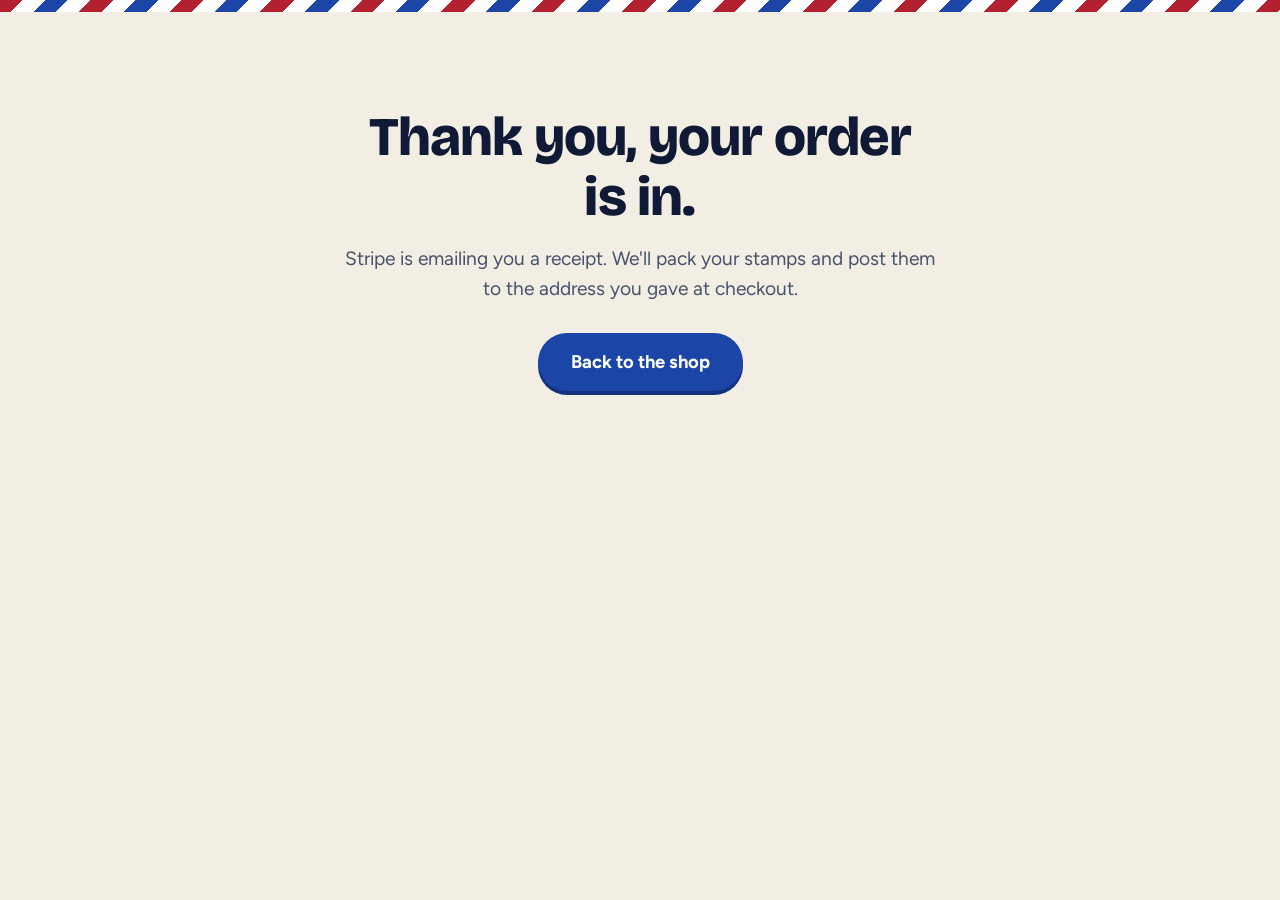
<file: success.html>
<!doctype html>
<html lang="en-GB">
<head>
  <meta charset="utf-8">
  <meta name="viewport" content="width=device-width, initial-scale=1">
  <meta name="robots" content="noindex">
  <title>Order confirmed | Stampleaf</title>
  <link rel="preconnect" href="https://fonts.googleapis.com">
  <link rel="preconnect" href="https://fonts.gstatic.com" crossorigin>
  <link href="https://fonts.googleapis.com/css2?family=Bricolage+Grotesque:opsz,wght@12..96,500;12..96,800&family=Figtree:wght@400;600&display=swap" rel="stylesheet">
  <link rel="stylesheet" href="styles.css">
</head>
<body>
  <div class="airmail" aria-hidden="true"></div>
  <main class="thanks">
    <h1>Thank you, your order is in.</h1>
    <p>Stripe is emailing you a receipt. We'll pack your stamps and post them to the address you gave at checkout.</p>
    <a class="btn btn-primary" href="/">Back to the shop</a>
  </main>
  <script>
    try { localStorage.removeItem("stampleaf-cart"); } catch (e) {}
  </script>
</body>
</html>
</file>
<file: styles.css>
:root {
  --paper: #f3eee3;
  --card: #ffffff;
  --ink: #101a36;
  --muted: #47516b;
  --line: #d9d2c0;
  --red: #b3202f;
  --blue: #1b46a8;
  --blue-deep: #12327d;
  --gold: #b78a2c;
  --radius: 12px;
  --display: "Bricolage Grotesque", "Helvetica Neue", Arial, sans-serif;
  --body: "Figtree", system-ui, -apple-system, "Segoe UI", sans-serif;
  --base: 1.2rem;
}
html[data-text="large"] { --base: 1.35rem; }
html[data-text="xlarge"] { --base: 1.55rem; }

*, *::before, *::after { box-sizing: border-box; }
html { scroll-behavior: smooth; scroll-padding-top: 130px; }
body {
  margin: 0;
  background: var(--paper);
  color: var(--ink);
  font-family: var(--body);
  font-size: var(--base);
  line-height: 1.6;
  -webkit-font-smoothing: antialiased;
}
img { display: block; max-width: 100%; }
a { color: var(--blue); text-underline-offset: 3px; }
h1, h2, h3 { font-family: var(--display); line-height: 1.1; margin: 0; letter-spacing: -0.015em; }
:focus-visible { outline: 4px solid var(--blue); outline-offset: 3px; border-radius: 6px; }
.sr-only { position: absolute; width: 1px; height: 1px; overflow: hidden; clip: rect(0 0 0 0); white-space: nowrap; }
.skip { position: absolute; left: -999px; top: 8px; background: var(--ink); color: #fff; padding: 12px 18px; border-radius: 8px; z-index: 100; }
.skip:focus { left: 8px; }

/* Top strip and airmail edging */
.topbar {
  display: flex; flex-wrap: wrap; justify-content: center; gap: 6px 36px;
  background: var(--ink); color: #f1ead8; font-size: 0.85rem; font-weight: 600; padding: 9px 16px; text-align: center;
}
.airmail {
  height: 12px;
  background: repeating-linear-gradient(135deg, var(--red) 0 16px, #fff 16px 32px, var(--blue) 32px 48px, #fff 48px 64px);
}

/* Header */
.site-header {
  position: sticky; top: 0; z-index: 20;
  display: flex; align-items: center; gap: 20px 28px; flex-wrap: wrap;
  padding: 12px clamp(18px, 4vw, 56px);
  background: rgba(243, 238, 227, 0.96);
  backdrop-filter: blur(8px);
  border-bottom: 2px solid var(--line);
}
.brand { display: flex; align-items: center; gap: 12px; text-decoration: none; color: var(--ink); font-family: var(--display); font-weight: 800; font-size: 1.9rem; letter-spacing: -0.02em; }
.main-nav { display: flex; gap: 6px; margin-left: auto; }
.main-nav a { color: var(--ink); text-decoration: none; font-weight: 600; font-size: 1.05rem; padding: 10px 16px; border-radius: 999px; }
.main-nav a:hover { background: #e6dfcd; }
.header-tools { display: flex; align-items: center; gap: 16px; flex-wrap: wrap; }

.textsize { display: inline-flex; align-items: center; gap: 4px; padding: 4px 6px 4px 14px; border: 2px solid var(--ink); border-radius: 999px; background: #fff; }
.ts-label { font-size: 0.9rem; font-weight: 700; margin-right: 6px; }
.textsize button { width: 44px; height: 44px; border: 0; border-radius: 50%; background: transparent; cursor: pointer; font-family: var(--display); font-weight: 800; color: var(--ink); display: grid; place-items: center; }
.textsize button:hover { background: #e6dfcd; }
.textsize button[aria-pressed="true"] { background: var(--ink); color: #fff; }
.a1 { font-size: 15px; } .a2 { font-size: 21px; } .a3 { font-size: 28px; }

.basket-btn {
  display: inline-flex; align-items: center; gap: 10px;
  font: 700 1.1rem var(--body); color: #fff; background: var(--blue);
  border: 0; border-radius: 999px; padding: 12px 22px; cursor: pointer; min-height: 52px;
}
.basket-btn:hover { background: var(--blue-deep); }
.basket-btn.bump { animation: bump 0.5s ease; }
@keyframes bump { 30% { transform: scale(1.12); } 60% { transform: scale(0.97); } }
.basket-count { display: inline-grid; place-items: center; min-width: 28px; height: 28px; padding: 0 7px; border-radius: 999px; background: var(--red); font-size: 0.95rem; }

/* Perforated stamp edge: the mask punches half-circles along each side */
.stamp-wrap { filter: drop-shadow(0 6px 14px rgba(16, 26, 54, 0.25)); }
.stamp {
  --r: 5px; --p: 16px;
  position: relative; padding: 16px; background: #fff;
  -webkit-mask:
    linear-gradient(#000 0 0) center / calc(100% - 2 * var(--r)) calc(100% - 2 * var(--r)) no-repeat,
    radial-gradient(circle at 50% 0, #0000 calc(var(--r) - 0.5px), #000 var(--r)) top / var(--p) var(--r) repeat-x,
    radial-gradient(circle at 50% 100%, #0000 calc(var(--r) - 0.5px), #000 var(--r)) bottom / var(--p) var(--r) repeat-x,
    radial-gradient(circle at 0 50%, #0000 calc(var(--r) - 0.5px), #000 var(--r)) left / var(--r) var(--p) repeat-y,
    radial-gradient(circle at 100% 50%, #0000 calc(var(--r) - 0.5px), #000 var(--r)) right / var(--r) var(--p) repeat-y;
  mask:
    linear-gradient(#000 0 0) center / calc(100% - 2 * var(--r)) calc(100% - 2 * var(--r)) no-repeat,
    radial-gradient(circle at 50% 0, #0000 calc(var(--r) - 0.5px), #000 var(--r)) top / var(--p) var(--r) repeat-x,
    radial-gradient(circle at 50% 100%, #0000 calc(var(--r) - 0.5px), #000 var(--r)) bottom / var(--p) var(--r) repeat-x,
    radial-gradient(circle at 0 50%, #0000 calc(var(--r) - 0.5px), #000 var(--r)) left / var(--r) var(--p) repeat-y,
    radial-gradient(circle at 100% 50%, #0000 calc(var(--r) - 0.5px), #000 var(--r)) right / var(--r) var(--p) repeat-y;
}
.stamp img { width: 100%; height: 100%; object-fit: cover; background: #dfe4ec; }

/* Hero */
.hero {
  display: grid; grid-template-columns: minmax(0, 1.05fr) minmax(0, 1fr); align-items: center; gap: clamp(24px, 5vw, 72px);
  padding: clamp(36px, 5vw, 72px) clamp(18px, 4vw, 56px) clamp(40px, 6vw, 72px);
  max-width: 1280px; margin: 0 auto;
}
.hero h1 { font-size: clamp(2.3rem, 4.6vw, 3.9rem); font-weight: 800; max-width: 16ch; }
.lede { font-size: 1.15em; color: var(--muted); max-width: 40ch; margin: 22px 0 28px; }
.hero-actions { display: flex; flex-wrap: wrap; gap: 14px; }
.hero-stage { position: relative; min-height: 460px; }
.hero-stage .stamp-wrap { position: absolute; width: 46%; transition: transform 0.35s ease; }
.hero-stage .stamp { aspect-ratio: 3 / 4; }
.hero-stage .s1 { left: 2%; top: 8%; transform: rotate(-7deg); }
.hero-stage .s2 { left: 38%; top: 0; transform: rotate(5deg); z-index: 2; }
.hero-stage .s3 { left: 22%; top: 40%; transform: rotate(-2deg); z-index: 3; }
.hero-stage:hover .s1 { transform: rotate(-11deg) translateX(-10px); }
.hero-stage:hover .s2 { transform: rotate(9deg) translateX(10px); }
.hero-stage:hover .s3 { transform: rotate(0deg) translateY(8px); }
.postmark { position: absolute; right: -2%; bottom: -3%; width: 56%; color: rgba(179, 32, 47, 0.78); z-index: 4; transform: rotate(-8deg); pointer-events: none; }

.trust { list-style: none; padding: 0; margin: 34px 0 0; display: grid; gap: 14px; }
.trust li { display: flex; align-items: center; gap: 16px; color: var(--blue); }
.trust span { color: var(--muted); font-size: 0.95em; line-height: 1.35; }
.trust strong { display: block; color: var(--ink); font-size: 1.05em; }

/* Buttons */
.btn {
  display: inline-block; text-align: center; text-decoration: none; cursor: pointer; min-height: 56px;
  font: 700 1.15rem var(--body); border-radius: 999px; padding: 15px 30px; border: 3px solid transparent;
}
.btn-primary { background: var(--blue); color: #fff; box-shadow: 0 4px 0 var(--blue-deep); }
.btn-primary:hover { background: var(--blue-deep); }
.btn-primary:active { transform: translateY(3px); box-shadow: 0 1px 0 var(--blue-deep); }
.btn-primary:disabled { background: #8d99bb; box-shadow: none; cursor: wait; }
.btn-quiet { color: var(--ink); border-color: var(--ink); background: transparent; }
.btn-quiet:hover { background: var(--ink); color: #fff; }
.btn-block { display: block; width: 100%; }

/* Perforated divider */
.perf { border: 0; height: 16px; margin: 0; background: radial-gradient(circle at 8px 8px, var(--paper) 5px, transparent 5.5px) 0 0 / 22px 16px repeat-x, var(--ink); }

/* Sections */
section { padding: clamp(44px, 6vw, 88px) clamp(18px, 4vw, 56px); }
.section-head { max-width: 1180px; margin: 0 auto 32px; }
.section-head h2 { font-size: clamp(2.1rem, 3.8vw, 3.1rem); font-weight: 800; }
.section-head h2::after { content: ""; display: block; width: 84px; height: 8px; margin-top: 14px; border-radius: 4px; background: repeating-linear-gradient(135deg, var(--red) 0 10px, #fff 10px 14px, var(--blue) 14px 24px, #fff 24px 28px); }
.section-head p { color: var(--muted); max-width: 56ch; margin: 16px 0 0; }

/* How it works */
.how { background: #fff; border-block: 2px solid var(--line); }
.steps { max-width: 1180px; margin: 0 auto; padding: 0; list-style: none; display: grid; grid-template-columns: repeat(3, minmax(0, 1fr)); gap: 24px; }
.steps li { display: flex; gap: 18px; align-items: flex-start; padding: 24px; border: 2px dashed var(--line); border-radius: var(--radius); background: var(--paper); }
.step-no { flex: none; display: grid; place-items: center; width: 54px; height: 54px; border-radius: 50%; background: var(--ink); color: #fff; font-family: var(--display); font-weight: 800; font-size: 1.6rem; }
.steps h3 { font-size: 1.35rem; margin-bottom: 6px; }
.steps p { margin: 0; color: var(--muted); }

/* Shop controls */
.controls { max-width: 1180px; margin: 0 auto 8px; display: flex; flex-wrap: wrap; gap: 16px 28px; align-items: center; justify-content: space-between; }
.chips { display: flex; flex-wrap: wrap; gap: 10px; }
.chip { font: 700 1.05rem var(--body); min-height: 52px; padding: 10px 22px; border-radius: 999px; border: 3px solid var(--ink); background: #fff; color: var(--ink); cursor: pointer; }
.chip:hover { background: #e6dfcd; }
.chip[aria-pressed="true"] { background: var(--ink); color: #fff; }
.sort { display: flex; align-items: center; gap: 12px; font-weight: 700; }
.sort select, .field select, .checker select {
  font: 600 1.1rem var(--body); min-height: 52px; padding: 10px 14px; border-radius: 10px; border: 3px solid var(--ink); background: #fff; color: var(--ink);
}
.result-count { max-width: 1180px; margin: 6px auto 28px; color: var(--muted); font-size: 0.95em; }

/* Products */
.shop { background: var(--paper); }
.product-grid { max-width: 1180px; margin: 0 auto; display: grid; grid-template-columns: repeat(2, minmax(0, 1fr)); gap: 40px; }
.product { display: flex; flex-direction: column; gap: 16px; padding: 22px; background: #fff; border: 2px solid var(--line); border-radius: 16px; box-shadow: 0 2px 0 var(--line); transition: transform 0.2s ease, box-shadow 0.2s ease; }
.product:hover { transform: translateY(-4px); box-shadow: 0 10px 24px rgba(16, 26, 54, 0.14); }
.photo-frame { position: relative; display: block; width: 100%; padding: 0; border: 0; background: none; cursor: zoom-in; text-align: left; }
.photo-frame .stamp { aspect-ratio: 4 / 4.4; }
.zoom-hint { position: absolute; right: 30px; top: 30px; display: inline-flex; gap: 6px; align-items: center; background: rgba(16, 26, 54, 0.88); color: #fff; font: 700 0.9rem var(--body); padding: 8px 12px; border-radius: 999px; }
.value-tag { position: absolute; left: 30px; bottom: 30px; font-family: var(--display); font-weight: 800; font-size: 1.7rem; line-height: 1; color: #fff; background: var(--ink); padding: 9px 14px; border-radius: 6px; }
.thumbs { display: flex; gap: 10px; margin-top: 12px; }
.thumb { width: 64px; height: 64px; padding: 0; border: 3px solid transparent; border-radius: 8px; overflow: hidden; background: none; cursor: pointer; opacity: 0.75; }
.thumb img { width: 100%; height: 100%; object-fit: cover; }
.thumb[aria-current="true"] { border-color: var(--blue); opacity: 1; }
.badge { align-self: flex-start; font: 700 0.9rem var(--body); background: #fbf0cf; color: #6a4b05; border: 2px solid var(--gold); padding: 4px 12px; border-radius: 999px; }
.product h3 { font-size: 1.6rem; font-weight: 700; }
.product .tagline { color: var(--muted); margin: 6px 0 0; }
.product .desc { margin: 0; }
.facts { margin: 0; padding: 0; border-top: 2px solid var(--line); }
.facts div { display: flex; justify-content: space-between; gap: 16px; padding: 10px 0; border-bottom: 2px solid var(--line); font-size: 0.95em; }
.facts dt { color: var(--muted); }
.facts dd { margin: 0; text-align: right; font-weight: 600; }
.buy-row { display: flex; align-items: center; justify-content: space-between; gap: 16px; margin-top: auto; flex-wrap: wrap; }
.price { font-family: var(--display); font-weight: 800; font-size: 2.1rem; }
.btn.added { background: #1f7a3d; box-shadow: 0 4px 0 #14562a; }

/* Postage */
.postage { background: #fff; border-block: 2px solid var(--line); }
.checker { max-width: 1180px; margin: 0 auto 28px; padding: 26px; border: 3px solid var(--ink); border-radius: 16px; background: var(--paper); display: flex; flex-wrap: wrap; align-items: center; gap: 14px 24px; }
.checker label { font-weight: 700; font-size: 1.15em; }
.checker-result { margin: 0; font-size: 1.1em; }
.checker-result strong { font-family: var(--display); font-size: 2.2rem; color: var(--red); margin-right: 8px; }
.table-wrap { max-width: 1180px; margin: 0 auto; overflow-x: auto; }
.rates { width: 100%; border-collapse: collapse; background: #fff; border: 2px solid var(--line); }
.rates th, .rates td { text-align: left; padding: 18px 22px; border-bottom: 2px solid var(--line); }
.rates thead th { font-weight: 700; background: #f6f1e5; }
.rates tbody th { font-weight: 700; }
.rates td:last-child, .rates thead th:last-child { text-align: right; font-weight: 700; }
.rates tr.home th, .rates tr.home td { background: #fbeaec; }
.rates tr.home td:last-child { color: var(--red); }
.rates tr.picked th, .rates tr.picked td { outline: 3px solid var(--blue); outline-offset: -3px; }
.fine { max-width: 1180px; margin: 14px auto 0; color: var(--muted); font-size: 0.9em; }

/* FAQ */
.faq { background: var(--paper); }
.faq-list { max-width: 880px; margin: 0 auto; }
.faq-list details { border-bottom: 2px solid var(--line); }
.faq-list summary { cursor: pointer; padding: 24px 6px; font-weight: 700; font-size: 1.2em; list-style: none; display: flex; justify-content: space-between; align-items: center; gap: 16px; min-height: 64px; }
.faq-list summary::-webkit-details-marker { display: none; }
.faq-list summary::after { content: "+"; flex: none; display: grid; place-items: center; width: 40px; height: 40px; border-radius: 50%; background: var(--ink); color: #fff; font-size: 1.6rem; line-height: 1; }
.faq-list details[open] summary::after { content: "\2212"; background: var(--red); }
.faq-list details p { margin: 0 0 24px; padding: 0 6px; color: var(--muted); max-width: 62ch; }

/* Footer */
.site-footer { background: var(--ink); color: #d4dbef; }
.foot-grid { max-width: 1180px; margin: 0 auto; padding: 44px clamp(18px, 4vw, 56px); display: grid; grid-template-columns: 1.2fr 1fr 1.2fr; gap: 32px; }
.foot-brand { font-family: var(--display); font-size: 1.8rem; color: #fff; }
.site-footer p { margin: 6px 0 0; }
.site-footer nav { display: grid; gap: 4px; align-content: start; }
.site-footer a { color: #fff; padding: 8px 0; font-weight: 600; }
.foot-meta { text-align: right; }

/* Toast */
.toast { position: fixed; left: 50%; bottom: 24px; transform: translateX(-50%); z-index: 50; display: flex; align-items: center; gap: 18px; background: #1f7a3d; color: #fff; padding: 14px 16px 14px 24px; border-radius: 999px; font-weight: 700; box-shadow: 0 10px 30px rgba(0, 0, 0, 0.3); max-width: calc(100% - 24px); }
.toast[hidden] { display: none; }
.toast button { font: 700 1rem var(--body); min-height: 44px; padding: 8px 20px; border-radius: 999px; border: 0; background: #fff; color: #14562a; cursor: pointer; }

/* Photo viewer */
dialog#lightbox { border: 0; padding: 0; background: transparent; max-width: 100vw; max-height: 100vh; }
dialog#lightbox::backdrop { background: rgba(10, 16, 36, 0.88); }
.lb-inner { display: grid; gap: 14px; justify-items: center; padding: 16px; }
#lb-img { max-height: 72vh; max-width: min(92vw, 760px); width: auto; border: 12px solid #fff; border-radius: 4px; background: #fff; }
.lb-caption { margin: 0; color: #fff; font-weight: 600; text-align: center; max-width: 60ch; }
.lb-actions { display: flex; flex-wrap: wrap; gap: 12px; justify-content: center; }
.lb-actions button { font: 700 1.05rem var(--body); min-height: 52px; padding: 10px 22px; border-radius: 999px; border: 3px solid #fff; background: transparent; color: #fff; cursor: pointer; }
.lb-actions button:hover { background: #fff; color: var(--ink); }
.lb-actions .lb-close { background: #fff; color: var(--ink); }

/* Basket drawer */
.scrim { position: fixed; inset: 0; background: rgba(16, 26, 54, 0.55); z-index: 30; }
.basket { position: fixed; top: 0; right: 0; bottom: 0; z-index: 40; width: min(480px, 100%); display: flex; flex-direction: column; background: #fff; box-shadow: -12px 0 40px rgba(16, 26, 54, 0.3); transform: translateX(105%); visibility: hidden; transition: transform 0.25s ease, visibility 0s 0.25s; }
.basket.open { transform: none; visibility: visible; transition: transform 0.25s ease; }
.basket-head { display: flex; align-items: center; justify-content: space-between; padding: 18px 22px; border-bottom: 2px solid var(--line); }
.basket-head h2 { font-size: 1.7rem; }
.icon-btn { border: 0; background: none; font-size: 2.4rem; line-height: 1; cursor: pointer; color: var(--ink); width: 56px; height: 56px; border-radius: 50%; }
.icon-btn:hover { background: var(--paper); }
.basket-body { flex: 1; overflow-y: auto; padding: 8px 22px; }
.empty { padding: 36px 0; color: var(--muted); }
.empty a { font-weight: 700; }
.line { display: grid; grid-template-columns: 72px 1fr auto; gap: 14px; padding: 18px 0; border-bottom: 2px solid var(--line); align-items: start; }
.line img { width: 72px; height: 72px; object-fit: cover; border-radius: 8px; }
.line-name { font-weight: 700; line-height: 1.3; }
.line-price { font-weight: 700; }
.qty { display: inline-flex; align-items: center; margin-top: 10px; border: 3px solid var(--ink); border-radius: 999px; }
.qty button { width: 48px; height: 48px; border: 0; background: none; font-size: 1.6rem; cursor: pointer; color: var(--ink); border-radius: 50%; }
.qty button:hover { background: var(--paper); }
.qty span { min-width: 34px; text-align: center; font-weight: 700; font-size: 1.15rem; }
.remove { display: block; margin-top: 8px; border: 0; background: none; padding: 8px 0; color: var(--red); font: 700 0.95rem var(--body); text-decoration: underline; cursor: pointer; text-align: right; width: 100%; }
.basket-foot { padding: 18px 22px 24px; border-top: 2px solid var(--line); background: #f6f1e5; display: grid; gap: 14px; }
.basket-foot[hidden] { display: none; }
.field { display: grid; gap: 8px; font-weight: 700; }
.totals { margin: 0; display: grid; gap: 8px; }
.totals div { display: flex; justify-content: space-between; gap: 12px; }
.totals dt { color: var(--muted); }
.totals dd { margin: 0; font-weight: 700; }
.totals .grand { padding-top: 12px; margin-top: 4px; border-top: 2px solid var(--line); font-size: 1.35rem; }
.totals .grand dt { color: var(--ink); font-weight: 800; }
.basket-foot .fine { margin: 0; text-align: center; }
.error { margin: 0; padding: 12px 14px; border-radius: 10px; background: #fdecee; color: #861621; font-weight: 600; }

/* Order confirmation page */
.thanks { max-width: 640px; margin: 0 auto; padding: 96px 24px; text-align: center; }
.thanks h1 { font-size: clamp(2.2rem, 5vw, 3.4rem); font-weight: 800; margin-bottom: 16px; }
.thanks p { color: var(--muted); margin: 0 0 28px; }

@media (max-width: 900px) {
  .hero { grid-template-columns: 1fr; }
  .hero-stage { min-height: 400px; order: -1; max-width: 460px; margin: 0 auto; width: 100%; }
  .main-nav { display: none; }
  .header-tools { margin-left: auto; }
  .steps { grid-template-columns: 1fr; }
  .product-grid { grid-template-columns: minmax(0, 1fr); }
  .foot-grid { grid-template-columns: 1fr; }
  .foot-meta { text-align: left; }
}
@media (max-width: 560px) {
  .ts-label { display: none; }
  .textsize { padding-left: 6px; }
  .brand { font-size: 1.6rem; }
  .topbar span:nth-child(3) { display: none; }
}
@media (prefers-reduced-motion: reduce) {
  html { scroll-behavior: auto; }
  .basket, .basket.open, .product, .hero-stage .stamp-wrap { transition: none; }
  .basket-btn.bump { animation: none; }
}
</file>
